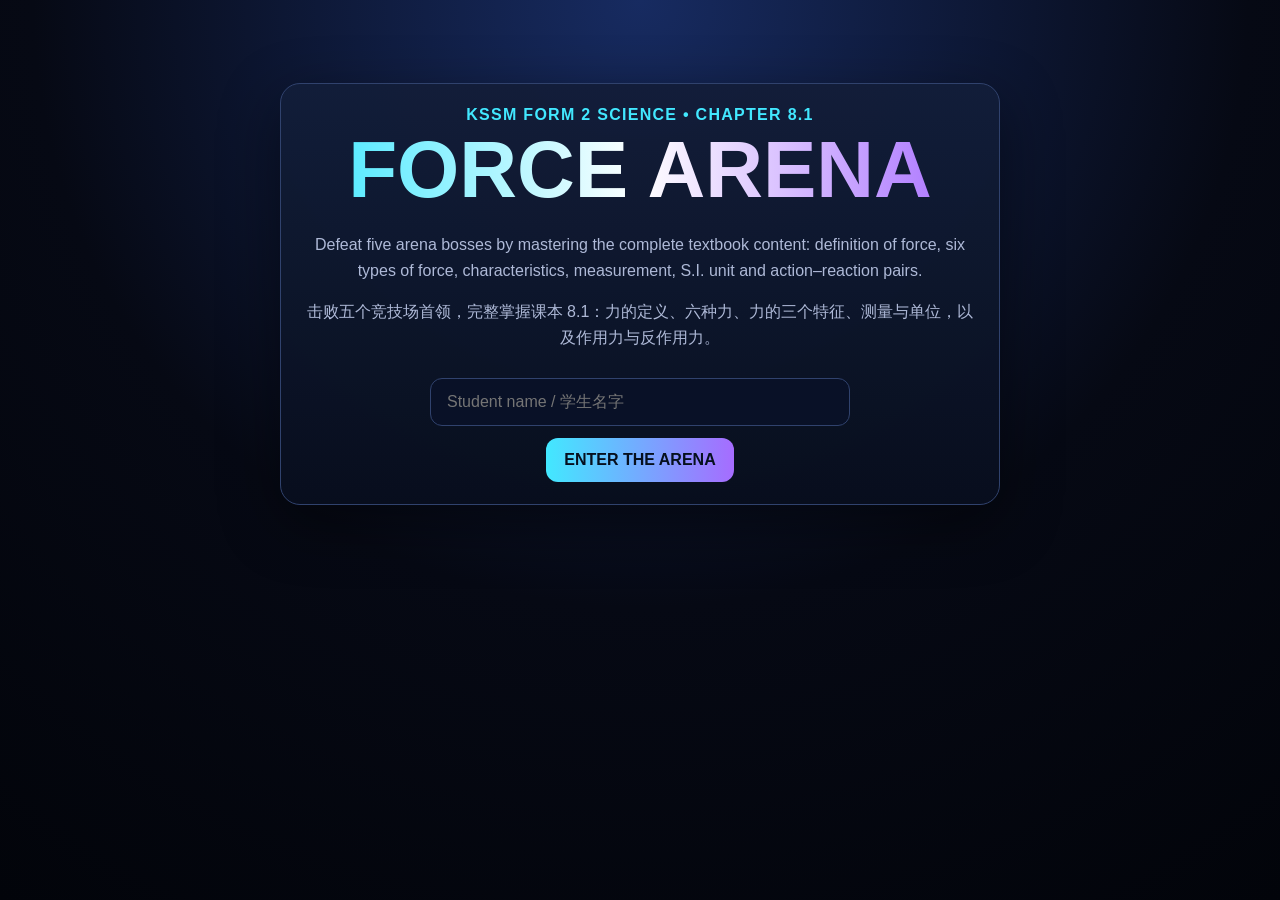
<file: index.html>
<!DOCTYPE html>
<html lang="en">
<head>
<meta charset="UTF-8"><meta name="viewport" content="width=device-width,initial-scale=1.0">
<title>Force Arena — Chapter 8.1</title>
<style>
:root{--bg:#060914;--panel:#10182d;--line:#30426d;--text:#f5f7ff;--muted:#aeb9d7;--cyan:#42e8ff;--purple:#a66cff;--gold:#ffd166;--red:#ff5470;--green:#4fe3a4}*{box-sizing:border-box}body{margin:0;font-family:Arial,sans-serif;background:radial-gradient(circle at top,#172b61,#060914 55%,#02040a);color:var(--text);min-height:100vh}button,input{font:inherit}.shell{max-width:1100px;margin:auto;padding:20px}.hidden{display:none!important}.card{background:linear-gradient(180deg,rgba(18,29,57,.97),rgba(8,14,29,.97));border:1px solid var(--line);border-radius:20px;padding:22px;box-shadow:0 18px 60px #0007}.start{max-width:720px;margin:7vh auto;text-align:center}.start h1{font-size:clamp(2.4rem,7vw,5rem);margin:0;background:linear-gradient(90deg,var(--cyan),#fff,var(--purple));-webkit-background-clip:text;color:transparent}.start p{color:var(--muted);line-height:1.6}.chapter{color:var(--cyan);font-weight:800;letter-spacing:.08em}.name{width:min(420px,100%);padding:14px 16px;border-radius:12px;border:1px solid var(--line);background:#091127;color:#fff;margin:12px 0}.primary,.secondary{padding:13px 18px;border-radius:12px;cursor:pointer;font-weight:800}.primary{border:0;background:linear-gradient(90deg,var(--cyan),var(--purple));color:#06101e}.secondary{border:1px solid var(--line);background:#111b36;color:#fff}.topbar{display:flex;justify-content:space-between;gap:12px;align-items:center;margin-bottom:14px}.brand{font-weight:900;letter-spacing:.08em}.hud{display:grid;grid-template-columns:1.2fr 1fr 1fr;gap:12px;margin-bottom:14px}.hudbox{background:#0d1630;border:1px solid var(--line);border-radius:14px;padding:12px}.label{font-size:.78rem;color:var(--muted);text-transform:uppercase;letter-spacing:.08em}.value{font-weight:800;margin-top:4px}.bar{height:12px;background:#250d19;border-radius:999px;overflow:hidden;margin-top:8px}.fill{height:100%;width:100%;background:linear-gradient(90deg,var(--red),#ff9f68);transition:.45s}.arena{position:relative;height:280px;overflow:hidden;border-radius:20px;border:1px solid var(--line);background:linear-gradient(#132a5d 0 58%,#18213c 58%);margin-bottom:14px}.stars{position:absolute;inset:0;background-image:radial-gradient(#fff 1px,transparent 1px);background-size:38px 38px;opacity:.22}.fighter{position:absolute;bottom:36px;width:150px;text-align:center;transition:.35s}.player{left:7%}.boss{right:7%}.sprite{font-size:78px;filter:drop-shadow(0 9px 10px #0008)}.fighter-name{font-weight:900}.attack{animation:attack .45s ease}.hit{animation:hit .45s ease}.shake{animation:shake .35s ease}@keyframes attack{50%{transform:translateX(110px) scale(1.08)}}@keyframes hit{25%,75%{transform:translateX(12px);filter:brightness(2)}}@keyframes shake{25%{transform:translateX(-9px)}75%{transform:translateX(9px)}}.question-grid{display:grid;grid-template-columns:1.4fr .6fr;gap:14px}.question h2{font-size:1.35rem;line-height:1.45;margin:8px 0}.cn{color:#d7def2}.answers{display:grid;grid-template-columns:1fr 1fr;gap:10px;margin-top:16px}.answer{min-height:66px;text-align:left;padding:13px;border-radius:13px;border:1px solid #31446f;background:#101b37;color:#fff;cursor:pointer}.answer:hover{border-color:var(--cyan);background:#14264a}.answer.correct{border-color:var(--green);background:#10382f}.answer.wrong{border-color:var(--red);background:#421827}.skill{border:1px solid var(--line);padding:10px;border-radius:12px;margin:8px 0;color:var(--muted)}.skill.unlocked{color:#fff;border-color:var(--gold);background:#2b2410}.feedback{margin-top:12px;padding:12px;border-radius:12px;background:#0a1228;border-left:4px solid var(--cyan);line-height:1.5}.next{margin-top:12px}.stage-banner{text-align:center;color:var(--gold);font-weight:900;margin:8px 0 14px}.result{max-width:900px;margin:30px auto}.score{font-size:3rem;font-weight:900;color:var(--gold)}.review-item{margin-top:12px;padding:16px;border:1px solid var(--line);border-radius:14px;background:#0c1530}.review-item b{color:var(--cyan)}.wrong-answer{color:#ff9eb0}.correct-answer{color:#7ff0bc}.explain{color:#d8e0f7;line-height:1.55}.controls{display:flex;gap:10px;flex-wrap:wrap;margin-top:18px}@media(max-width:760px){.hud{grid-template-columns:1fr}.question-grid{grid-template-columns:1fr}.answers{grid-template-columns:1fr}.arena{height:230px}.sprite{font-size:58px}.fighter{width:110px}.player{left:3%}.boss{right:3%}}
</style>
</head>
<body><div class="shell">
<section id="startScreen" class="start card"><div class="chapter">KSSM FORM 2 SCIENCE • CHAPTER 8.1</div><h1>FORCE ARENA</h1><p>Defeat five arena bosses by mastering the complete textbook content: definition of force, six types of force, characteristics, measurement, S.I. unit and action–reaction pairs.</p><p>击败五个竞技场首领，完整掌握课本 8.1：力的定义、六种力、力的三个特征、测量与单位，以及作用力与反作用力。</p><input id="playerName" class="name" maxlength="24" placeholder="Student name / 学生名字"><br><button id="startBtn" class="primary" type="button">ENTER THE ARENA</button></section>
<main id="gameScreen" class="hidden"><div class="topbar"><div><div class="brand">FORCE ARENA</div><div class="chapter">CHAPTER 8.1 • FORCE</div></div><div id="studentTag"></div></div><div class="hud"><div class="hudbox"><div class="label">Stage</div><div id="stageName" class="value"></div></div><div class="hudbox"><div class="label">Boss HP</div><div class="bar"><div id="bossHp" class="fill"></div></div></div><div class="hudbox"><div class="label">Score / Combo</div><div class="value"><span id="score">0</span> • <span id="combo">0</span>x</div></div></div><div id="stageBanner" class="stage-banner"></div><section class="arena"><div class="stars"></div><div id="player" class="fighter player"><div class="sprite">🛡️</div><div id="playerLabel" class="fighter-name">Guardian</div></div><div id="boss" class="fighter boss"><div id="bossSprite" class="sprite">🗿</div><div id="bossLabel" class="fighter-name">Boss</div></div></section><div class="question-grid"><section class="question card"><div class="label">Question <span id="qNumber"></span> / <span id="qTotal"></span></div><h2 id="questionEn"></h2><div id="questionCn" class="cn"></div><div id="answers" class="answers"></div><div id="feedback" class="feedback hidden" aria-live="polite"></div><button id="nextBtn" type="button" class="primary next hidden">NEXT ATTACK</button></section><aside class="card"><h3>Force Cores</h3><div id="skills"></div></aside></div></main>
<section id="resultScreen" class="result card hidden"><div class="chapter">MISSION COMPLETE</div><h1 id="resultTitle"></h1><div id="resultScore" class="score"></div><p id="resultSummary"></p><h2>Error Review / 错题复盘</h2><div id="reviewList"></div><div class="controls"><button id="retryBtn" class="primary" type="button">PLAY AGAIN</button><button id="wrongOnlyBtn" class="secondary" type="button">RETRY WRONG QUESTIONS</button></div></section>
</div><script>
const stages=[{name:'Stage 1 — Push & Pull Gate',boss:'Stone Golem',sprite:'🗿',skill:'Push–Pull Core'},{name:'Stage 2 — Six Forces Hunt',boss:'Force Chimera',sprite:'🐲',skill:'Six Forces Core'},{name:'Stage 3 — Vector Tower',boss:'Arrow Sentinel',sprite:'🤖',skill:'Characteristics Core'},{name:'Stage 4 — Newton Lab',boss:'Balance Warden',sprite:'⚙️',skill:'Measurement Core'},{name:'Stage 5 — Reaction Rift',boss:'Newton Phantom',sprite:'👻',skill:'Action–Reaction Core'}];
const questions=[
{s:0,en:'Which statement gives the textbook definition of force?',cn:'哪一句是课本中“力”的定义？',o:['Force is only a push.','Force is a pull or a push upon an object.','Force is the speed of an object.','Force is the mass of an object.'],a:1,e:'Force is a pull or a push upon an object. 力就是作用在物体上的推或拉。'},
{s:0,en:'A finger presses a light switch. Which basic action is shown?',cn:'手指按下电灯开关，属于哪一种基本动作？',o:['Pull','Push','Float','Stretch'],a:1,e:'Pressing a switch applies a push. 按开关是向物体施加推力。'},
{s:0,en:'A person opens a can by lifting its ring. Which basic action is shown?',cn:'拉起罐头拉环开罐，属于哪一种基本动作？',o:['Pull','Push','Weight','Normal force'],a:0,e:'The ring is pulled upward. 拉环被向上拉，因此是 pull。'},
{s:0,en:'Why are daily activities such as opening a door and lifting an object related to force?',cn:'为什么开门和提起物体等日常活动都与力有关？',o:['They always produce light.','They involve a push or a pull.','They reduce mass.','They change temperature.'],a:1,e:'Daily actions commonly involve pushing or pulling objects. 日常动作通常包含推或拉。'},
{s:0,en:'A ball is thrown upward and later falls back. Which force pulls it toward Earth?',cn:'球被抛向上后又落回地面，是哪一种力把它拉向地球？',o:['Elastic force','Normal force','Gravitational force','Frictional force'],a:2,e:'Gravitational force points toward the centre of Earth. 重力指向地球中心。'},
{s:1,en:'Which force resists movement between two surfaces in contact?',cn:'哪一种力会阻碍两个接触表面之间的运动？',o:['Buoyant force','Frictional force','Weight','Elastic force'],a:1,e:'Frictional force resists motion and acts opposite to the direction of motion. 摩擦力阻碍运动，方向与运动方向相反。'},
{s:1,en:'A wooden block is harder to push on sandpaper than on a smooth table. Why?',cn:'木块在砂纸上比在光滑桌面更难推动，为什么？',o:['Sandpaper produces greater friction.','Sandpaper removes weight.','The normal force disappears.','The block has less mass.'],a:0,e:'A rougher surface produces greater frictional force. 表面越粗糙，摩擦力越大。'},
{s:1,en:'Which force exists when a spring is stretched or compressed?',cn:'弹簧被拉长或压缩时会产生哪一种力？',o:['Elastic force','Gravitational force','Buoyant force','Normal force'],a:0,e:'Elastic force exists when a material is stretched or compressed. 材料被拉长或压缩时会产生弹力。'},
{s:1,en:'A wooden block released under water rises to the surface. Which force pushes it upward?',cn:'木块在水下放手后上升到水面，哪一种力把它向上推？',o:['Weight','Frictional force','Buoyant force','Gravitational force'],a:2,e:'Buoyant force is the upward thrust exerted by a fluid. 浮力是流体对物体产生的向上推力。'},
{s:1,en:'Which statement correctly distinguishes weight from gravitational force?',cn:'哪一句正确说明重量与重力的关系？',o:['Weight is the gravitational force acting on an object.','Weight is the same as mass.','Weight acts upward.','Gravitational force exists only in water.'],a:0,e:'Weight is defined as the gravitational force acting on an object. 重量是作用在物体上的重力。'},
{s:2,en:'Which set lists all three characteristics of force?',cn:'哪一组选项列出力的三个特征？',o:['Mass, volume, density','Magnitude, direction, point of application','Speed, time, distance','Push, pull, weight'],a:1,e:'Force has magnitude, direction and point of application. 力具有大小、方向和作用点。'},
{s:2,en:'In a force arrow, what does the arrowhead mainly show?',cn:'在力的箭头中，箭头主要表示什么？',o:['Magnitude','Direction','Mass','Surface area'],a:1,e:'The arrowhead shows the direction in which the force acts. 箭头指向表示力的方向。'},
{s:2,en:'A box is pushed with 10 N. What does “10 N” describe?',cn:'箱子受到 10 N 的推力，“10 N”表示什么？',o:['Point of application','Direction','Magnitude of force','Mass of the box'],a:2,e:'The numerical value describes the magnitude or strength of the force. 数值表示力的大小。'},
{s:2,en:'When a hammer removes a nail, where is the point of application of force?',cn:'锤子拔钉时，力的作用点在哪里？',o:['At the hammer head where force is concentrated','At the end of the table','At Earth’s centre','Anywhere on the handle'],a:0,e:'The point of application is the area where the applied force is concentrated. 作用点是力集中施加的位置。'},
{s:2,en:'A force arrow points left, but the answer says the force acts right. What is wrong?',cn:'力箭头向左，但答案说力向右，错在哪里？',o:['Magnitude is wrong.','Direction is inconsistent with the arrow.','Unit must be kg.','Force has no direction.'],a:1,e:'Force has direction; the written direction must match the arrow. 力有方向，文字必须与箭头一致。'},
{s:3,en:'Which instrument is used to measure force?',cn:'用什么仪器测量力？',o:['Metre rule','Thermometer','Spring balance','Measuring cylinder'],a:2,e:'Force is measured using a spring balance. 力使用弹簧秤测量。'},
{s:3,en:'What is the S.I. unit of force?',cn:'力的国际单位是什么？',o:['kilogram (kg)','newton (N)','pascal (Pa)','metre (m)'],a:1,e:'The S.I. unit of force is newton, symbol N. 力的国际单位是牛顿，符号 N。'},
{s:3,en:'On Earth, an object with a mass of 1 kg has a weight of approximately…',cn:'在地球上，质量为 1 kg 的物体重量约为多少？',o:['1 N','5 N','10 N','100 N'],a:2,e:'The textbook relationship is 1 kg → 10 N. 课本关系：1 kg 的物体重量约为 10 N。'},
{s:3,en:'What happens to a spring balance reading when more identical weights are added?',cn:'增加相同的重物后，弹簧秤读数会怎样？',o:['It decreases.','It stays unchanged.','It increases.','It becomes zero.'],a:2,e:'More weights produce a greater total force, so the reading increases. 重物越多，总力越大，读数越高。'},
{s:3,en:'Why is the spring balance reading higher when a block is pulled across sandpaper?',cn:'为什么木块在砂纸上被拉动时，弹簧秤读数更高？',o:['The block becomes heavier.','Sandpaper produces greater frictional force.','The balance measures temperature.','Buoyant force increases.'],a:1,e:'Greater friction requires a greater pulling force. 摩擦力越大，需要更大的拉力。'},
{s:4,en:'State Newton’s Third Law correctly.',cn:'正确写出牛顿第三定律。',o:['Every force causes acceleration only.','For every action force, there is a reaction force of the same magnitude but opposite direction.','Action and reaction act in the same direction.','Reaction force is always smaller.'],a:1,e:'Action and reaction forces have the same magnitude and opposite directions. 作用力与反作用力大小相同、方向相反。'},
{s:4,en:'A book remains stationary on a table. Which two forces are involved?',cn:'书静止在桌面上，涉及哪两种力？',o:['Weight downward and normal force upward','Friction upward and weight downward','Buoyant force downward and normal force upward','Elastic force and friction'],a:0,e:'Weight acts downward while the table exerts an equal upward normal force. 重量向下，桌面支持力向上。'},
{s:4,en:'A wooden block floats steadily on water. Which condition is correct?',cn:'木块稳定漂浮时，哪一个条件正确？',o:['Weight is greater than buoyant force.','Buoyant force equals weight and acts upward.','Both forces act downward.','There is no gravitational force.'],a:1,e:'For steady floating, buoyant force upward equals weight downward. 稳定漂浮时，向上的浮力等于向下的重量。'},
{s:4,en:'Two trolleys are released from a compressed spring between them. What happens?',cn:'两辆小车之间的压缩弹簧被释放后，会怎样？',o:['Both move in the same direction.','Only one experiences force.','They move in opposite directions due to an action–reaction pair.','They remain stationary.'],a:2,e:'Each trolley exerts an equal and opposite force on the other, so they move apart. 两车互相施加大小相同、方向相反的力。'},
{s:4,en:'A footballer kicks a ball. Which pair represents action and reaction?',cn:'足球员踢球时，哪一组表示作用力与反作用力？',o:['Foot pushes ball; ball pushes foot in the opposite direction.','Foot pushes ball; gravity pushes upward.','Ball moves; ground disappears.','Foot and ball push in the same direction.'],a:0,e:'The foot pushes the ball, and the ball pushes the foot with an equal opposite force. 脚推球，球也以大小相同、方向相反的力推脚。'}];
let pool=[...questions],index=0,score=0,combo=0,wrong=[],locked=false,currentStage=-1;const $=id=>document.getElementById(id);
function start(customPool){const name=$('playerName').value.trim()||localStorage.getItem('forceArenaName')||'Guardian';localStorage.setItem('forceArenaName',name);pool=customPool||[...questions];index=0;score=0;combo=0;wrong=[];locked=false;currentStage=-1;$('playerLabel').textContent=name;$('studentTag').textContent=name;$('startScreen').classList.add('hidden');$('resultScreen').classList.add('hidden');$('gameScreen').classList.remove('hidden');renderSkills();loadQuestion()}
function renderSkills(){$('skills').innerHTML=stages.map((x,i)=>`<div class="skill ${i<currentStage?'unlocked':''}">${i<currentStage?'✓ ':''}${x.skill}</div>`).join('')}
function loadQuestion(){locked=false;$('feedback').classList.add('hidden');$('nextBtn').classList.add('hidden');if(index>=pool.length){finish();return}const q=pool[index],st=q.s;if(st!==currentStage){currentStage=st;$('stageBanner').textContent=stages[st].name;$('bossLabel').textContent=stages[st].boss;$('bossSprite').textContent=stages[st].sprite;renderSkills()}$('stageName').textContent=stages[st].name;$('qNumber').textContent=index+1;$('qTotal').textContent=pool.length;$('questionEn').textContent=q.en;$('questionCn').textContent=q.cn;$('score').textContent=score;$('combo').textContent=combo;const stageQs=pool.filter(x=>x.s===st),answered=pool.slice(0,index).filter(x=>x.s===st).length;$('bossHp').style.width=`${Math.max(0,100-(answered/stageQs.length)*100)}%`;$('answers').innerHTML='';q.o.forEach((opt,i)=>{const b=document.createElement('button');b.type='button';b.className='answer';b.innerHTML=`<b>${String.fromCharCode(65+i)}.</b> ${opt}`;b.addEventListener('click',()=>answer(i,b));$('answers').appendChild(b)})}
function answer(choice,button){if(locked)return;locked=true;const q=pool[index],buttons=[...document.querySelectorAll('.answer')];buttons.forEach((b,i)=>{b.disabled=true;if(i===q.a)b.classList.add('correct')});if(choice===q.a){combo++;score+=100+Math.min(combo,10)*10;$('feedback').innerHTML=`<b>Critical hit!</b><br>${q.e}`;$('player').classList.add('attack');$('boss').classList.add('hit');setTimeout(()=>{$('player').classList.remove('attack');$('boss').classList.remove('hit')},500)}else{combo=0;button.classList.add('wrong');wrong.push({...q,chosen:choice});$('feedback').innerHTML=`<b>Boss counterattack.</b><br>Correct answer: <b>${q.o[q.a]}</b><br>${q.e}`;$('boss').classList.add('attack');$('player').classList.add('shake');setTimeout(()=>{$('boss').classList.remove('attack');$('player').classList.remove('shake')},500)}$('score').textContent=score;$('combo').textContent=combo;$('feedback').classList.remove('hidden');$('nextBtn').classList.remove('hidden')}
function finish(){$('gameScreen').classList.add('hidden');$('resultScreen').classList.remove('hidden');const total=pool.length,correct=total-wrong.length,pct=Math.round(correct/total*100);$('resultTitle').textContent=pct>=90?'FORCE MASTER':pct>=70?'ARENA CLEARED':'TRAINING REQUIRED';$('resultScore').textContent=`${correct}/${total} • ${pct}%`;$('resultSummary').textContent=pct>=90?'Excellent. You have mastered the key knowledge in textbook Section 8.1.':pct>=70?'Good foundation. Review the errors below before challenging the arena again.':'Important concepts are still unstable. Study each explanation below and retry the wrong questions.';$('reviewList').innerHTML=wrong.length?wrong.map((q,i)=>`<article class="review-item"><div class="label">Error ${i+1}</div><p><b>${q.en}</b><br>${q.cn}</p><p class="wrong-answer">Your answer: ${q.o[q.chosen]}</p><p class="correct-answer">Correct answer: ${q.o[q.a]}</p><p class="explain">${q.e}</p></article>`).join(''):'<div class="review-item"><b>Perfect clear.</b><p>No wrong answers. 全部正确，没有错题。</p></div>';$('wrongOnlyBtn').disabled=wrong.length===0;window.scrollTo({top:0,behavior:'smooth'})}
$('startBtn').addEventListener('click',()=>start());$('nextBtn').addEventListener('click',()=>{index++;loadQuestion()});$('retryBtn').addEventListener('click',()=>start());$('wrongOnlyBtn').addEventListener('click',()=>{const retry=wrong.map(x=>questions.find(q=>q.en===x.en));start(retry)});$('playerName').value=localStorage.getItem('forceArenaName')||'';$('playerName').addEventListener('keydown',e=>{if(e.key==='Enter')start()});
</script></body></html>
</file>
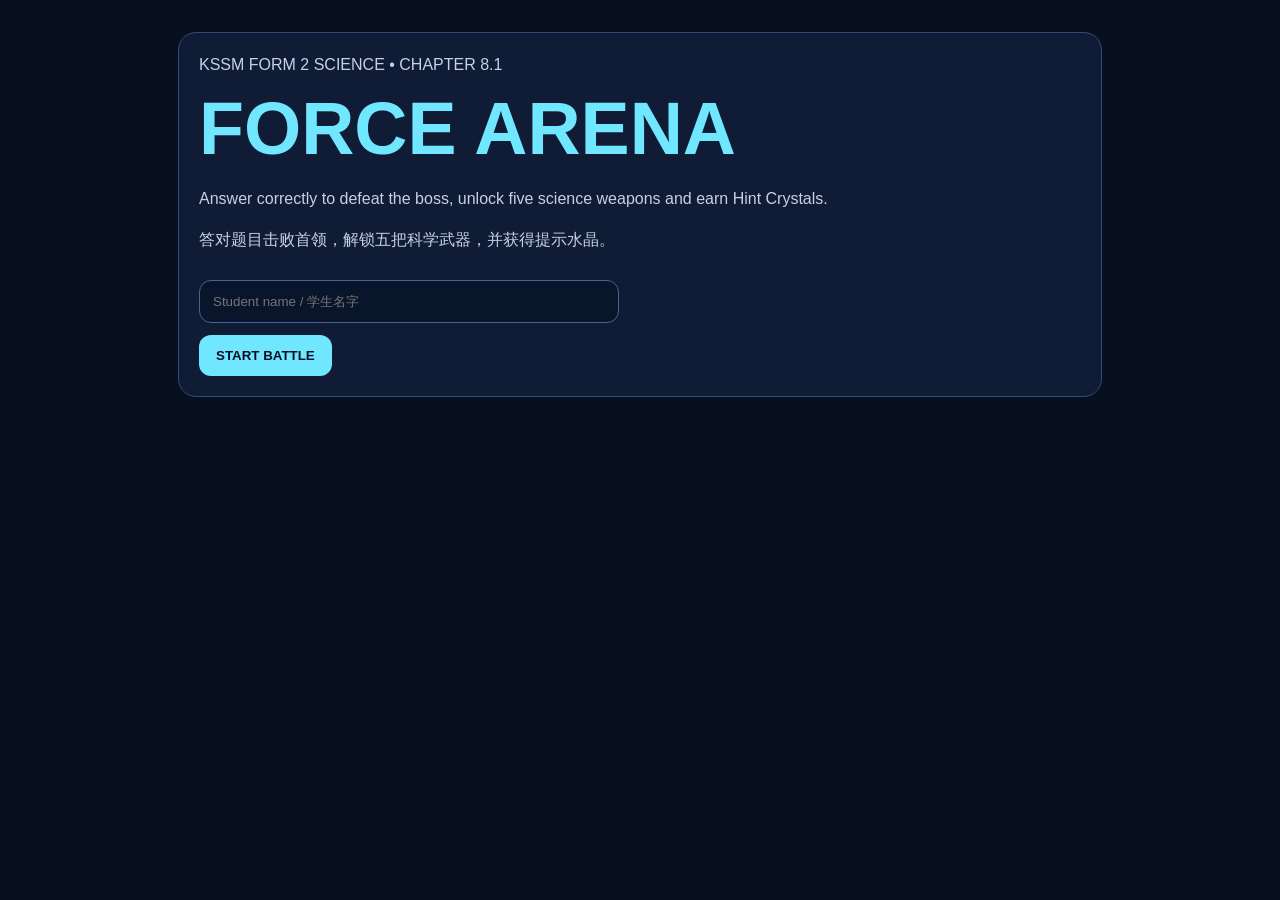
<file: force-arena/index.html>
<!doctype html>
<html lang="en">
<head>
<meta charset="utf-8">
<meta name="viewport" content="width=device-width,initial-scale=1">
<title>Force Arena 8.1</title>
<style>
*{box-sizing:border-box}body{margin:0;font-family:Arial,sans-serif;background:#07101f;color:#f7f9ff;min-height:100vh}.wrap{max-width:960px;margin:auto;padding:18px}.panel{background:#101c35;border:1px solid #334a78;border-radius:18px;padding:20px;margin:14px 0}.hidden{display:none!important}.title{font-size:clamp(2.2rem,8vw,4.6rem);margin:8px 0;color:#70e7ff}.sub{color:#c6d0e6;line-height:1.55}.btn{border:0;border-radius:12px;padding:13px 17px;font-weight:800;cursor:pointer;background:#70e7ff;color:#07101f}.btn:disabled{opacity:.45;cursor:not-allowed}.btn2{border:1px solid #4b6392;border-radius:12px;padding:12px 16px;font-weight:700;cursor:pointer;background:#172746;color:white}.name{width:100%;max-width:420px;padding:13px;border-radius:12px;border:1px solid #4b6392;background:#09152b;color:white;margin:12px 0}.hud{display:grid;grid-template-columns:repeat(6,1fr);gap:9px}.stat{background:#0b162c;border:1px solid #2d426e;border-radius:12px;padding:10px}.label{font-size:.75rem;color:#9fb0d0}.value{font-weight:800;margin-top:3px}.arena{height:230px;border-radius:18px;border:1px solid #334a78;background:linear-gradient(#173467 0 62%,#202b43 62%);display:flex;align-items:flex-end;justify-content:space-between;padding:25px 9%;overflow:hidden;position:relative}.fighter{text-align:center;font-weight:800;transition:.3s}.sprite{font-size:70px}.attack{animation:attack .42s ease}.hit{animation:hit .42s ease}@keyframes attack{50%{transform:translateX(95px) scale(1.12)}}@keyframes hit{25%,75%{transform:translateX(10px);filter:brightness(2)}}.bossbar{height:12px;border-radius:999px;background:#3a1321;overflow:hidden}.bossfill{height:100%;background:#ff5874;transition:.35s}.answers{display:grid;grid-template-columns:1fr 1fr;gap:10px;margin-top:14px}.ans{padding:13px;text-align:left;border-radius:12px;border:1px solid #3b5181;background:#142440;color:white;cursor:pointer;min-height:62px}.ans:hover{border-color:#70e7ff}.ans.ok{background:#123d31;border-color:#4fe2a1}.ans.bad{background:#4a1928;border-color:#ff6980}.ans.eliminated{opacity:.28;text-decoration:line-through;pointer-events:none}.feedback{margin-top:12px;padding:12px;border-left:4px solid #70e7ff;background:#09162d;border-radius:10px;line-height:1.5}.review{border:1px solid #334a78;border-radius:12px;padding:13px;margin:10px 0;background:#0b172e}.wrong{color:#ff93a5}.correct{color:#72efb9}.row{display:flex;gap:10px;flex-wrap:wrap;margin-top:15px}.inventory{display:grid;grid-template-columns:repeat(5,1fr);gap:8px}.weapon{border:1px solid #334a78;background:#0b172e;border-radius:12px;padding:10px;text-align:center;opacity:.35}.weapon.unlocked{opacity:1;border-color:#ffd166;background:#2a2410}.weapon .icon{font-size:30px}.hintbox{margin-top:10px;padding:10px;border-radius:10px;background:#241c3c;border:1px solid #6c56a7;color:#e8ddff}.reward{position:absolute;left:50%;top:20px;transform:translateX(-50%);background:#2a2410;border:1px solid #ffd166;border-radius:14px;padding:10px 16px;font-weight:800;color:#ffe79a;animation:pop 1.2s ease both}@keyframes pop{0%{opacity:0;transform:translate(-50%,-12px) scale(.8)}25%,75%{opacity:1;transform:translate(-50%,0) scale(1)}100%{opacity:0;transform:translate(-50%,-8px) scale(.9)}}@media(max-width:760px){.hud{grid-template-columns:1fr 1fr 1fr}.answers{grid-template-columns:1fr}.inventory{grid-template-columns:repeat(2,1fr)}.arena{height:190px}.sprite{font-size:54px}}
</style>
</head>
<body>
<div class="wrap">
<section id="start" class="panel">
<div class="sub">KSSM FORM 2 SCIENCE • CHAPTER 8.1</div>
<h1 class="title">FORCE ARENA</h1>
<p class="sub">Answer correctly to defeat the boss, unlock five science weapons and earn Hint Crystals.</p>
<p class="sub">答对题目击败首领，解锁五把科学武器，并获得提示水晶。</p>
<input id="name" class="name" placeholder="Student name / 学生名字" maxlength="24"><br>
<button id="startBtn" class="btn">START BATTLE</button>
</section>
<section id="game" class="hidden">
<div class="hud">
<div class="stat"><div class="label">PLAYER</div><div id="playerName" class="value">-</div></div>
<div class="stat"><div class="label">QUESTION</div><div id="progress" class="value">1/25</div></div>
<div class="stat"><div class="label">SCORE</div><div id="score" class="value">0</div></div>
<div class="stat"><div class="label">COMBO</div><div id="combo" class="value">0×</div></div>
<div class="stat"><div class="label">HINTS</div><div id="hints" class="value">2</div></div>
<div class="stat"><div class="label">WEAPON</div><div id="weaponName" class="value">Shield</div></div>
</div>
<div class="panel"><div class="label">BOSS HP</div><div class="bossbar"><div id="bossFill" class="bossfill" style="width:100%"></div></div></div>
<div class="arena"><div id="reward" class="reward hidden"></div><div id="hero" class="fighter"><div id="heroSprite" class="sprite">🛡️</div><div>Force Guardian</div></div><div id="boss" class="fighter"><div class="sprite">🗿</div><div>Newton Golem</div></div></div>
<div class="panel"><div class="label">WEAPON COLLECTION / 武器收藏</div><div id="inventory" class="inventory"></div></div>
<div class="panel">
<div class="label">QUESTION</div><h2 id="qEn"></h2><p id="qCn" class="sub"></p>
<div class="row"><button id="hintBtn" class="btn2">USE HINT CRYSTAL</button></div>
<div id="hintBox" class="hintbox hidden"></div>
<div id="answers" class="answers"></div>
<div id="feedback" class="feedback hidden"></div>
<button id="nextBtn" class="btn hidden" style="margin-top:12px">NEXT ATTACK</button>
</div>
</section>
<section id="result" class="panel hidden">
<div class="sub">MISSION COMPLETE</div><h1 id="resultTitle"></h1><h2 id="resultScore" class="title" style="font-size:3rem"></h2><p id="summary" class="sub"></p>
<h2>Weapons Collected / 已获得武器</h2><div id="resultWeapons" class="inventory"></div>
<h2>Error Review / 错题复盘</h2><div id="review"></div>
<div class="row"><button id="again" class="btn">PLAY AGAIN</button><button id="wrongOnly" class="btn2">RETRY WRONG QUESTIONS</button></div>
</section>
</div>
<script>
const bank=[
{en:'Which statement is the textbook definition of force?',cn:'哪一句是课本对力的定义？',o:['Force is only a push.','Force is a pull or a push upon an object.','Force is the speed of an object.','Force is mass.'],a:1,h:'Look for the answer containing both push and pull. 找出同时包含“推”和“拉”的答案。',e:'Force is a pull or a push upon an object. 力是作用在物体上的推或拉。'},
{en:'Pressing a light switch is an example of...',cn:'按下电灯开关属于……',o:['Pull','Push','Float','Stretch'],a:1,h:'Your finger moves the switch away from you. 手指把开关往前按。',e:'Pressing applies a push. 按下开关是推。'},
{en:'Lifting the ring of a can is an example of...',cn:'拉起罐头拉环属于……',o:['Pull','Push','Weight','Normal force'],a:0,h:'The ring moves towards your hand. 拉环朝手的方向移动。',e:'The ring is pulled upward. 拉环被向上拉，因此是 pull。'},
{en:'A ball thrown upward falls back because of...',cn:'球向上抛后落回地面，是因为……',o:['Elastic force','Normal force','Gravitational force','Frictional force'],a:2,h:'Which force points towards the centre of Earth? 哪一种力指向地球中心？',e:'Gravitational force points toward the centre of Earth. 重力指向地球中心。'},
{en:'Which force resists motion between touching surfaces?',cn:'哪一种力阻碍接触表面之间的运动？',o:['Buoyant force','Frictional force','Weight','Elastic force'],a:1,h:'Think of rough surfaces slowing an object. 想想粗糙表面为何让物体减速。',e:'Frictional force resists motion and acts opposite to motion. 摩擦力阻碍运动，方向与运动相反。'},
{en:'Why is a block harder to push on sandpaper?',cn:'为什么木块在砂纸上更难推动？',o:['Greater friction','Less weight','No normal force','Less mass'],a:0,h:'Sandpaper is rougher than a table. 砂纸比桌面粗糙。',e:'A rough surface produces greater friction. 粗糙表面产生较大的摩擦力。'},
{en:'Which force exists when a spring is stretched or compressed?',cn:'弹簧被拉长或压缩时产生哪一种力？',o:['Elastic force','Gravity','Buoyant force','Normal force'],a:0,h:'Think of a rubber band returning to its original shape. 想想橡皮筋恢复原状。',e:'Stretching or compressing an elastic material produces elastic force. 拉长或压缩会产生弹力。'},
{en:'A wooden block released under water rises because of...',cn:'水下木块放手后上升，是因为……',o:['Weight','Friction','Buoyant force','Gravity'],a:2,h:'Which force from a fluid acts upward? 哪一种来自流体的力向上作用？',e:'Buoyant force is an upward thrust from a fluid. 浮力是流体向上的推力。'},
{en:'Weight is...',cn:'重量是……',o:['the gravitational force acting on an object','the same as mass','an upward force','present only in water'],a:0,h:'Weight is related directly to gravity. 重量与重力直接相关。',e:'Weight is the gravitational force acting on an object. 重量是作用在物体上的重力。'},
{en:'Normal force is produced when...',cn:'支持力在什么时候产生？',o:['an object contacts a surface','an object floats','a spring stretches','an object falls'],a:0,h:'Think of a book resting on a table. 想想书放在桌上。',e:'A surface exerts normal force on an object in contact with it. 物体接触表面时，表面产生支持力。'},
{en:'Which are the three characteristics of force?',cn:'力的三个特征是什么？',o:['Mass, volume, density','Magnitude, direction, point of application','Speed, time, distance','Push, pull, weight'],a:1,h:'Think: how big, which way, and where applied. 想想：多大、往哪里、作用在哪里。',e:'Force has magnitude, direction and point of application. 力有大小、方向和作用点。'},
{en:'In a force arrow, the arrowhead shows...',cn:'力箭头的箭头方向表示……',o:['Magnitude','Direction','Mass','Area'],a:1,h:'The arrow points somewhere. 箭头会指向某个方向。',e:'The arrowhead shows the direction of force. 箭头指向表示力的方向。'},
{en:'What does 10 N describe?',cn:'10 N 表示什么？',o:['Point of application','Direction','Magnitude of force','Mass'],a:2,h:'10 N tells how strong the force is. 10 N 表示这股力有多强。',e:'10 N is the magnitude or strength of the force. 10 N 表示力的大小。'},
{en:'The point of application is...',cn:'作用点是……',o:['where the force is applied','the mass of the object','the direction only','the centre of Earth'],a:0,h:'Where does the hand touch the object? 手在哪里接触物体？',e:'It is the exact place where force is applied. 作用点就是力施加的位置。'},
{en:'Which instrument measures force?',cn:'哪一种仪器用来测量力？',o:['Metre rule','Spring balance','Thermometer','Stopwatch'],a:1,h:'It works by spring extension. 它根据弹簧伸长原理运作。',e:'Force is measured using a spring balance. 力使用弹簧秤测量。'},
{en:'What is the S.I. unit of force?',cn:'力的国际单位是什么？',o:['kg','Pa','N','m'],a:2,h:'The unit is named after Sir Isaac Newton. 单位以牛顿命名。',e:'The S.I. unit is newton, symbol N. 国际单位是牛顿，符号 N。'},
{en:'On Earth, a mass of 1 kg has a weight of approximately...',cn:'在地球上，1 kg 物体的重量约为……',o:['1 N','5 N','10 N','100 N'],a:2,h:'Remember: 100 g is about 1 N. 记住：100 g 约等于 1 N。',e:'1 kg has a weight of approximately 10 N. 1 kg 约等于 10 N。'},
{en:'What happens to a spring balance reading when more weights are added?',cn:'增加重物后，弹簧秤读数会怎样？',o:['Decrease','Increase','Stay zero','Disappear'],a:1,h:'More weight produces a larger downward force. 重物越多，向下的力越大。',e:'More weight produces a greater force, so the reading increases. 重量增加，力增大，读数上升。'},
{en:"Newton's Third Law states that action and reaction forces have...",cn:'牛顿第三定律说明作用力与反作用力……',o:['different magnitudes and same direction','same magnitude and opposite directions','same direction only','no relationship'],a:1,h:'Remember: same size, opposite way. 记住：大小相同，方向相反。',e:'They have the same magnitude but opposite directions. 大小相同，方向相反。'},
{en:'A book remains on a table because...',cn:'书静止在桌上，是因为……',o:['weight equals normal force','weight disappears','friction points up','gravity stops'],a:0,h:'One force acts down and one acts up, with equal size. 一股力向下，一股力向上，而且大小相同。',e:'Downward weight equals upward normal force. 向下重量与向上支持力大小相等。'},
{en:'A wooden block floats when...',cn:'木块漂浮时……',o:['buoyant force equals weight','weight is zero','normal force is larger','friction is maximum'],a:0,h:'For a floating object, upward and downward forces balance. 漂浮时上下两股力平衡。',e:'The upward buoyant force equals the downward weight. 向上浮力等于向下重量。'},
{en:'When two spring-loaded trolleys separate, they move...',cn:'两辆弹簧小车分开时会……',o:['in the same direction','in opposite directions','only one moves','upward'],a:1,h:'Action and reaction point opposite ways. 作用力和反作用力方向相反。',e:'Action and reaction forces push them in opposite directions. 作用力与反作用力使它们向相反方向移动。'},
{en:'A bicycle moving on a rough surface mainly experiences...',cn:'脚踏车在粗糙表面运动时主要受到……',o:['Frictional force','Elastic force','Buoyant force','No force'],a:0,h:'Rough surfaces oppose motion. 粗糙表面会阻碍运动。',e:'The rough surface produces frictional force. 粗糙表面产生摩擦力。'},
{en:'A hot-air balloon floating in air is supported mainly by...',cn:'热气球漂浮在空气中主要受到……',o:['Buoyant force','Friction','Weight only','Elastic force'],a:0,h:'Air is also a fluid and can provide upthrust. 空气也是流体，会产生向上推力。',e:'Air exerts an upward buoyant force. 空气产生向上的浮力。'},
{en:'When a player kicks a football, the reaction force acts...',cn:'球员踢足球时，反作用力作用在……',o:['the player’s foot in the opposite direction','the ball only','Earth only','nowhere'],a:0,h:'The foot pushes the ball, so the ball pushes back on what? 脚推球，球会反推什么？',e:'The foot pushes the ball, and the ball pushes the foot back. 脚推球，球也以相反方向推脚。'}
];
const weapons=[
{name:'Gravity Hammer',cn:'重力战锤',icon:'🔨',need:5,bonus:20},
{name:'Friction Blaster',cn:'摩擦爆破枪',icon:'🔫',need:10,bonus:30},
{name:'Elastic Bow',cn:'弹力弓',icon:'🏹',need:15,bonus:40},
{name:'Buoyant Spear',cn:'浮力长矛',icon:'🔱',need:20,bonus:50},
{name:'Newton Blade',cn:'牛顿之刃',icon:'⚔️',need:25,bonus:80}
];
let questions=[],i=0,score=0,combo=0,wrong=[],locked=false,hints=2,correctCount=0,unlocked=[];
const $=id=>document.getElementById(id);
function drawInventory(target='inventory'){const box=$(target);box.innerHTML='';weapons.forEach((w,n)=>{const d=document.createElement('div');d.className='weapon '+(unlocked.includes(n)?'unlocked':'');d.innerHTML=`<div class="icon">${w.icon}</div><b>${w.name}</b><div class="label">${w.cn}</div><div class="label">Unlock: ${w.need} correct</div>`;box.appendChild(d)})}
function begin(list=bank){questions=[...list];i=0;score=0;combo=0;wrong=[];hints=2;correctCount=0;unlocked=[];$('start').classList.add('hidden');$('result').classList.add('hidden');$('game').classList.remove('hidden');$('playerName').textContent=$('name').value.trim()||'Guardian';drawInventory();render()}
function render(){locked=false;const q=questions[i];$('progress').textContent=`${i+1}/${questions.length}`;$('score').textContent=score;$('combo').textContent=combo+'×';$('hints').textContent=hints;$('bossFill').style.width=(100-(i/questions.length*100))+'%';$('qEn').textContent=q.en;$('qCn').textContent=q.cn;$('feedback').classList.add('hidden');$('nextBtn').classList.add('hidden');$('hintBox').classList.add('hidden');$('hintBtn').disabled=hints<=0;$('answers').innerHTML='';q.o.forEach((x,n)=>{const b=document.createElement('button');b.className='ans';b.dataset.index=n;b.textContent=String.fromCharCode(65+n)+'. '+x;b.addEventListener('click',()=>answer(n,b));$('answers').appendChild(b)})}
function useHint(){if(locked||hints<=0)return;hints--;$('hints').textContent=hints;const q=questions[i];$('hintBox').textContent='Hint: '+q.h;$('hintBox').classList.remove('hidden');const wrongIndexes=q.o.map((_,n)=>n).filter(n=>n!==q.a).sort(()=>Math.random()-.5).slice(0,2);[...$('answers').children].forEach((b,n)=>{if(wrongIndexes.includes(n))b.classList.add('eliminated')});$('hintBtn').disabled=true}
function unlockWeapon(){weapons.forEach((w,n)=>{if(correctCount>=w.need&&!unlocked.includes(n)){unlocked.push(n);hints++;$('hints').textContent=hints;$('heroSprite').textContent=w.icon;$('weaponName').textContent=w.name;$('reward').textContent=`WEAPON UNLOCKED: ${w.icon} ${w.name} +1 Hint Crystal`;$('reward').classList.remove('hidden');setTimeout(()=>$('reward').classList.add('hidden'),1200);drawInventory()}})}
function answer(n,b){if(locked)return;locked=true;const q=questions[i];const buttons=[...$('answers').children];buttons.forEach(x=>x.disabled=true);buttons[q.a].classList.add('ok');if(n===q.a){combo++;correctCount++;unlockWeapon();const current=unlocked.length?weapons[unlocked[unlocked.length-1]]:null;const bonus=current?current.bonus:0;score+=100+combo*10+bonus;$('hero').classList.add('attack');$('boss').classList.add('hit');setTimeout(()=>{$('hero').classList.remove('attack');$('boss').classList.remove('hit')},450);$('feedback').innerHTML=`<b>Correct!</b> ${q.e}<br>Weapon bonus: +${bonus}`;}else{combo=0;b.classList.add('bad');wrong.push({q,chosen:n});$('feedback').innerHTML=`<b>Not correct.</b> ${q.e}`;}$('score').textContent=score;$('combo').textContent=combo+'×';$('feedback').classList.remove('hidden');$('nextBtn').classList.remove('hidden')}
function next(){i++;if(i>=questions.length)finish();else render()}
function finish(){$('game').classList.add('hidden');$('result').classList.remove('hidden');const pct=Math.round((questions.length-wrong.length)/questions.length*100);$('resultTitle').textContent=pct>=80?'FORCE MASTER':'MISSION FINISHED';$('resultScore').textContent=pct+'%';$('summary').textContent=`Correct: ${questions.length-wrong.length}/${questions.length} • Score: ${score} • Weapons: ${unlocked.length}/5`;drawInventory('resultWeapons');$('review').innerHTML=wrong.length?'':'<p>Perfect run. No wrong answers. 全部答对。</p>';wrong.forEach((x,k)=>{const d=document.createElement('div');d.className='review';d.innerHTML=`<b>${k+1}. ${x.q.en}</b><div class="sub">${x.q.cn}</div><p class="wrong">Your answer: ${x.q.o[x.chosen]}</p><p class="correct">Correct answer: ${x.q.o[x.q.a]}</p><p>${x.q.e}</p>`;$('review').appendChild(d)});$('wrongOnly').disabled=!wrong.length}
$('startBtn').addEventListener('click',()=>begin());$('nextBtn').addEventListener('click',next);$('hintBtn').addEventListener('click',useHint);$('again').addEventListener('click',()=>begin());$('wrongOnly').addEventListener('click',()=>{const list=wrong.map(x=>x.q);begin(list)});
drawInventory();
</script>
</body>
</html>
</file>
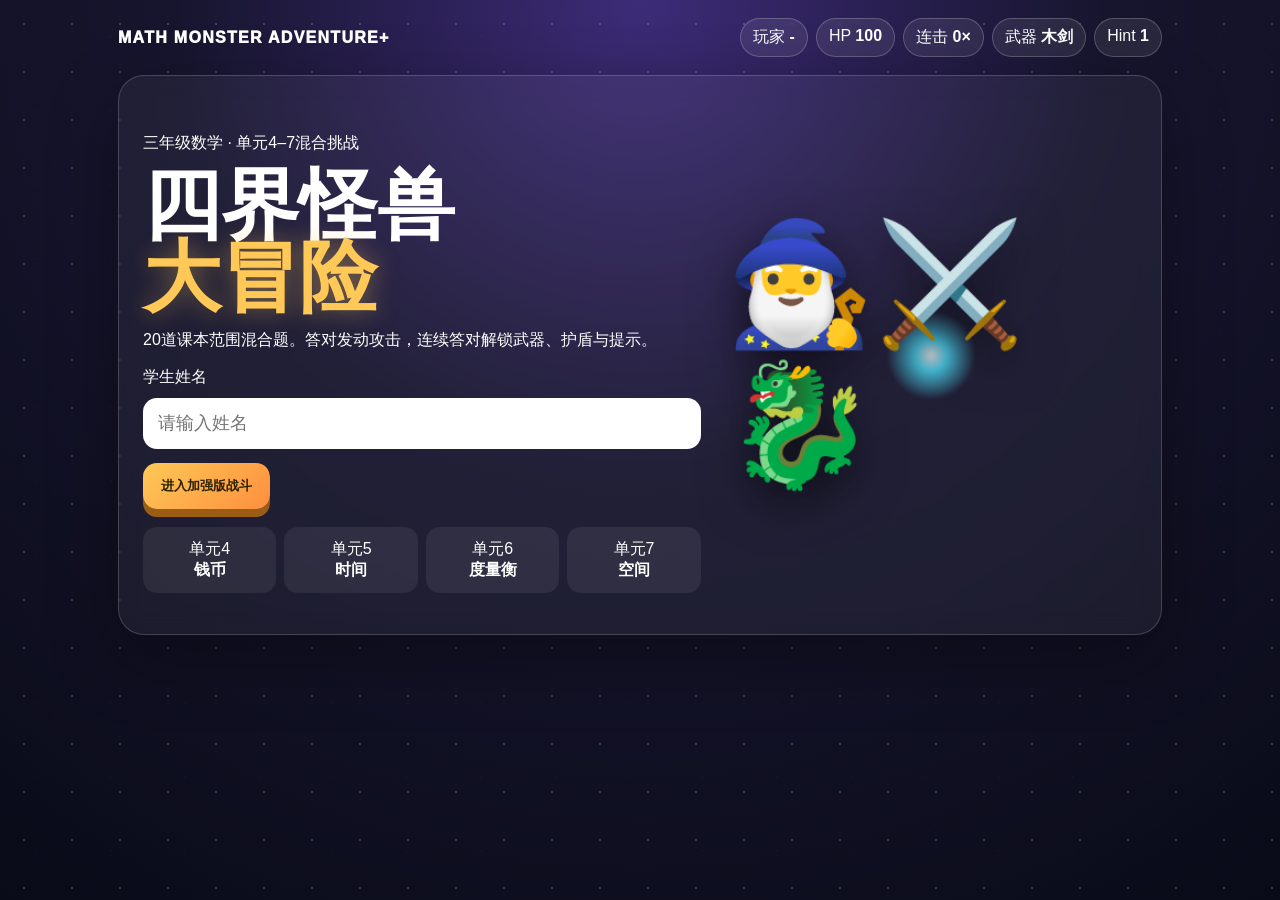
<file: math-monster-grade3/index.html>
<!doctype html>
<html lang="zh-CN">
<head>
<meta charset="UTF-8">
<meta name="viewport" content="width=device-width,initial-scale=1">
<title>Math Monster Adventure Plus</title>
<style>
:root{--ink:#172033;--panel:#fff;--accent:#7c5cff;--ok:#1f9d67;--bad:#d64545;--gold:#ffc857;--cyan:#4fe3ff}*{box-sizing:border-box}body{margin:0;font-family:Inter,"Noto Sans SC",Arial,sans-serif;background:radial-gradient(circle at top,#3d2b78 0,#17152e 42%,#090b18 100%);color:#fff;min-height:100vh;overflow-x:hidden}.stars,.stars:before,.stars:after{content:"";position:fixed;inset:0;pointer-events:none;background-image:radial-gradient(#fff 1px,transparent 1px);background-size:48px 48px;opacity:.18;animation:drift 25s linear infinite}.stars:before{background-size:74px 74px;opacity:.12;animation-duration:38s}.stars:after{background-size:110px 110px;opacity:.08;animation-duration:55s}@keyframes drift{to{transform:translateY(80px)}}.app{max-width:1080px;margin:auto;padding:18px;position:relative;z-index:1}.top{display:flex;gap:12px;align-items:center;justify-content:space-between;flex-wrap:wrap}.brand{font-weight:950;letter-spacing:.08em}.hud{display:flex;gap:8px;flex-wrap:wrap}.chip{background:#ffffff15;border:1px solid #ffffff35;border-radius:999px;padding:8px 12px;backdrop-filter:blur(8px)}.screen{background:#ffffff0d;border:1px solid #ffffff2d;border-radius:26px;padding:24px;margin-top:18px;backdrop-filter:blur(12px);box-shadow:0 24px 70px #0005}.hidden{display:none!important}.start{display:grid;grid-template-columns:1.15fr .85fr;gap:24px;align-items:center;min-height:560px}.start h1{font-size:clamp(42px,7vw,78px);line-height:.92;margin:.2em 0;text-transform:uppercase}.start h1 em{font-style:normal;color:var(--gold);text-shadow:0 0 24px #ffc85766}.start p{max-width:620px}.start input{width:100%;padding:15px;border:0;border-radius:14px;font-size:18px;margin:10px 0 14px}.primary,.answer,.tool{border:0;border-radius:14px;padding:14px 18px;font-weight:850;cursor:pointer;transition:.2s}.primary{background:linear-gradient(135deg,var(--gold),#ff8f3d);color:#2a2100;box-shadow:0 8px 0 #9b5d14}.primary:active{transform:translateY(4px);box-shadow:0 4px 0 #9b5d14}.hero-art{position:relative;min-height:340px;display:grid;place-items:center}.hero{font-size:120px;filter:drop-shadow(0 16px 24px #0009);animation:float 2.4s ease-in-out infinite}.orb{position:absolute;width:90px;height:90px;border-radius:50%;background:radial-gradient(circle,#fff,var(--cyan) 25%,transparent 70%);filter:blur(1px);opacity:.8;animation:orbit 5s linear infinite}@keyframes orbit{to{transform:rotate(360deg) translateX(130px) rotate(-360deg)}}@keyframes float{50%{transform:translateY(-12px)}}.quest-strip{display:grid;grid-template-columns:repeat(4,1fr);gap:8px;margin-top:18px}.quest-strip div{background:#ffffff12;padding:12px;border-radius:14px;text-align:center}.map{display:flex;gap:8px;align-items:center;margin-bottom:14px}.node{width:38px;height:38px;border-radius:50%;display:grid;place-items:center;background:#ffffff20;border:2px solid #ffffff25;font-weight:900}.node.active{background:var(--gold);color:#211700;box-shadow:0 0 20px #ffc857}.node.done{background:var(--ok)}.line{height:5px;flex:1;background:#ffffff25;border-radius:9px;overflow:hidden}.line i{display:block;height:100%;background:linear-gradient(90deg,var(--cyan),var(--gold));width:0}.arena{display:grid;grid-template-columns:1fr auto 1fr;align-items:end;gap:18px;min-height:280px;position:relative;overflow:hidden;border-radius:20px;background:linear-gradient(#1a275680,#6b356b50),linear-gradient(to top,#14202f 0 26%,transparent 26%)}.arena:before{content:"";position:absolute;left:0;right:0;bottom:24%;height:3px;background:#ffffff30}.fighter{text-align:center;position:relative;z-index:2}.fighter b{display:inline-block;background:#11182ecc;border:1px solid #ffffff2f;border-radius:999px;padding:6px 12px}.avatar{font-size:100px;transition:.25s;filter:drop-shadow(0 12px 18px #0008)}.attack .avatar{animation:slash .45s}.enemy.attack .avatar{animation:enemySlash .45s}.hit .avatar{animation:shake .45s}.damage{position:absolute;top:30%;left:50%;transform:translateX(-50%);font-weight:950;font-size:34px;color:#fff;text-shadow:0 3px 0 #b51717;animation:pop .7s forwards}.loot{position:absolute;left:50%;top:18%;transform:translateX(-50%);background:#11182eee;border:1px solid #ffffff35;padding:12px 16px;border-radius:16px;font-weight:900;z-index:4;animation:pop .9s forwards}@keyframes slash{50%{transform:translateX(90px) rotate(-16deg) scale(1.12)}}@keyframes enemySlash{50%{transform:translateX(-90px) rotate(16deg) scale(1.12)}}@keyframes shake{20%,60%{transform:translateX(-12px)}40%,80%{transform:translateX(12px)}}@keyframes pop{0%{opacity:0;transform:translate(-50%,20px) scale(.7)}40%{opacity:1;transform:translate(-50%,0) scale(1.15)}100%{opacity:0;transform:translate(-50%,-22px) scale(1)}}.bar{height:13px;background:#0007;border-radius:99px;overflow:hidden;margin-top:8px}.bar i{display:block;height:100%;background:linear-gradient(90deg,#24d17e,#89ffb9);width:100%;transition:.3s}.enemy .bar i{background:linear-gradient(90deg,#ff466a,#ff9c54)}.vs{font-weight:950;font-size:30px;align-self:center}.card{background:var(--panel);color:var(--ink);border-radius:22px;padding:22px;margin-top:16px}.meta{display:flex;justify-content:space-between;gap:12px}.question{font-size:24px;font-weight:850;line-height:1.45;margin:16px 0}.answers{display:grid;grid-template-columns:1fr 1fr;gap:10px}.answer{background:#eef0f7;color:var(--ink);text-align:left}.answer:hover{transform:translateY(-2px);outline:3px solid #7c5cff44}.answer.correct{background:#dff6ec}.answer.wrong{background:#ffe2e2}.tools{display:flex;gap:8px;flex-wrap:wrap;margin:14px 0}.tool{background:#2b3150;color:#fff}.tool:disabled{opacity:.45;cursor:not-allowed}.feedback{margin-top:14px;padding:14px;border-radius:14px;background:#f4f5fa}.feedback strong{display:block;margin-bottom:6px}.weapon-panel{display:flex;gap:10px;flex-wrap:wrap;margin:12px 0}.weapon-card{background:#ffffff12;border:1px solid #ffffff25;border-radius:14px;padding:10px 14px}.review-item{background:#fff;color:var(--ink);border-radius:16px;padding:16px;margin:12px 0}.review-item pre{white-space:pre-wrap;background:#f2f3f7;padding:12px;border-radius:12px}.stats{display:grid;grid-template-columns:repeat(4,1fr);gap:10px}.stat{background:#ffffff16;padding:14px;border-radius:14px;text-align:center}.stat b{font-size:28px;display:block}.rank{font-size:54px;font-weight:950;color:var(--gold);text-align:center;margin:18px 0}.boss-banner{text-align:center;font-weight:950;letter-spacing:.18em;color:var(--gold);margin-bottom:10px}.combo-flash{position:absolute;top:12px;left:50%;transform:translateX(-50%);font-size:34px;font-weight:950;color:var(--gold);text-shadow:0 0 18px #ffc857;z-index:4}@media(max-width:760px){.start{grid-template-columns:1fr}.hero-art{min-height:220px}.hero{font-size:80px}.arena{min-height:210px}.avatar{font-size:68px}.answers{grid-template-columns:1fr}.stats,.quest-strip{grid-template-columns:1fr 1fr}.top{align-items:flex-start}}
</style>
</head>
<body>
<div class="stars"></div>
<main class="app">
<div class="top"><div class="brand">MATH MONSTER ADVENTURE+</div><div class="hud"><span class="chip">玩家 <b id="hudName">-</b></span><span class="chip">HP <b id="hudHp">100</b></span><span class="chip">连击 <b id="hudCombo">0×</b></span><span class="chip">武器 <b id="hudWeapon">木剑</b></span><span class="chip">Hint <b id="hudHint">1</b></span></div></div>
<section id="start" class="screen start"><div><p>三年级数学 · 单元4–7混合挑战</p><h1>四界怪兽<br><em>大冒险</em></h1><p>20道课本范围混合题。答对发动攻击，连续答对解锁武器、护盾与提示。</p><label>学生姓名<input id="name" maxlength="24" placeholder="请输入姓名"></label><button id="startBtn" class="primary">进入加强版战斗</button><div class="quest-strip"><div>单元4<br><b>钱币</b></div><div>单元5<br><b>时间</b></div><div>单元6<br><b>度量衡</b></div><div>单元7<br><b>空间</b></div></div></div><div class="hero-art"><div class="orb"></div><div class="hero">🧙‍♂️⚔️🐉</div></div></section>
<section id="game" class="screen hidden"><div id="bossBanner" class="boss-banner hidden">BOSS BATTLE</div><div id="map" class="map"></div><div class="weapon-panel"><div class="weapon-card">当前武器：<b id="weaponCard">木剑</b></div><div class="weapon-card">护盾：<b id="shieldCard">0</b></div><div class="weapon-card">金币：<b id="coinCard">0</b></div></div><div class="arena" id="arena"><div id="player" class="fighter"><b id="playerName">Hero</b><div class="avatar">🧙‍♂️</div><div class="bar"><i id="playerHp"></i></div></div><div class="vs">VS</div><div id="enemy" class="fighter enemy"><b id="enemyName">Monster</b><div id="enemyAvatar" class="avatar">👹</div><div class="bar"><i id="enemyHp"></i></div></div></div><section class="card"><div class="meta"><span>混合挑战</span><span id="counter"></span></div><div id="question" class="question"></div><div class="tools"><button id="hintBtn" class="tool">使用武器 Hint</button><button id="shieldBtn" class="tool">启用护盾</button></div><div id="hint" class="feedback hidden"></div><div id="answers" class="answers"></div><div id="feedback" class="feedback hidden"></div><button id="nextBtn" class="primary hidden" style="margin-top:12px">继续前进</button></section></section>
<section id="result" class="screen hidden"><div id="rank" class="rank"></div><h2>任务完成</h2><p><b id="resultName"></b>，你已经完成单元4–7混合挑战。</p><div class="stats"><div class="stat"><b id="score"></b>正确</div><div class="stat"><b id="accuracy"></b>正确率</div><div class="stat"><b id="combo"></b>最高连击</div><div class="stat"><b id="weapon"></b>最终武器</div></div><h3>错题订正</h3><div id="review"></div><button id="restart" class="primary">再玩一次</button></section>
</main>
<script>
const qs=[
{c:'钱币',q:'电钢琴售价 RM3 578，运输费 RM315.50。共须付多少钱？',a:['RM3 793.50','RM3 883.50','RM3 893.50','RM3 993.50'],k:2,h:['把 RM3 578 写成 RM3 578.00。','小数点必须排整齐。'],w:'RM3 578.00 + RM315.50 = RM3 893.50'},
{c:'时间',q:'8分钟等于多少秒？',a:['80秒','240秒','420秒','480秒'],k:3,h:['1分钟 = 60秒。','用 8 × 60。'],w:'8 × 60秒 = 480秒'},
{c:'空间',q:'一个立体有2个相同三角形底面和3个长方形侧面。它是什么？',a:['正方体','长方体','三角棱柱体','圆柱体'],k:2,h:['先看两个底面的形状。','两个底面都是三角形。'],w:'两个底面都是三角形，所以是三角棱柱体。'},
{c:'质量',q:'6 kg 20 g − 4 kg 820 g = ?',a:['1 kg 100 g','1 kg 200 g','2 kg 200 g','2 kg 800 g'],k:1,h:['20 g 不够减。','借 1 kg = 1 000 g。'],w:'6 kg 20 g = 5 kg 1 020 g；5 kg 1 020 g − 4 kg 820 g = 1 kg 200 g'},
{c:'钱币',q:'RM700 − RM378.80 = ?',a:['RM311.20','RM321.20','RM331.20','RM421.20'],k:1,h:['先写成 RM700.00。','小数点上下对齐。'],w:'RM700.00 − RM378.80 = RM321.20'},
{c:'时间',q:'2小时5分钟 + 1小时52分钟 = ?',a:['3小时47分钟','3小时57分钟','4小时7分钟','4小时57分钟'],k:1,h:['小时对小时。','分钟对分钟。'],w:'2小时5分钟 + 1小时52分钟 = 3小时57分钟'},
{c:'长度',q:'3 m 45 cm + 2 m 78 cm = ?',a:['5 m 113 cm','6 m 13 cm','6 m 23 cm','7 m 13 cm'],k:2,h:['先算厘米。','123 cm = 1 m 23 cm。'],w:'5 m 123 cm = 6 m 23 cm'},
{c:'空间',q:'哪一个说法正确？',a:['棱柱体只有一个底面','棱柱体一定有曲面','棱柱体两个底面形状和大小相同','棱柱体没有顶点'],k:2,h:['棱柱体有两个底面。','两个底面互相平行且相同。'],w:'正确：棱柱体两个底面形状和大小相同。'},
{c:'钱币',q:'自行车 RM360；头盔 RM72，减价 RM7.20。共须付多少钱？',a:['RM417.20','RM424.80','RM432.00','RM439.20'],k:1,h:['先求头盔现价。','再加上自行车价格。'],w:'RM72.00−RM7.20=RM64.80；RM360+RM64.80=RM424.80'},
{c:'时间',q:'2小时36分钟 − 1小时15分钟 = ?',a:['1小时11分钟','1小时21分钟','1小时31分钟','1小时51分钟'],k:1,h:['分钟够减。','分别减小时与分钟。'],w:'2小时36分钟 − 1小时15分钟 = 1小时21分钟'},
{c:'液体体积',q:'5 ℓ 250 mℓ + 2 ℓ 875 mℓ = ?',a:['7 ℓ 125 mℓ','7 ℓ 1 125 mℓ','8 ℓ 25 mℓ','8 ℓ 125 mℓ'],k:3,h:['先算 mℓ。','1 000 mℓ = 1 ℓ。'],w:'7 ℓ 1 125 mℓ = 8 ℓ 125 mℓ'},
{c:'钱币',q:'RM5 086 + RM1 523 + □ = RM8 769。□是多少？',a:['RM1 160','RM2 060','RM2 160','RM3 660'],k:2,h:['先算已有的钱。','总额减已有的钱。'],w:'RM5 086+RM1 523=RM6 609；RM8 769−RM6 609=RM2 160'},
{c:'空间',q:'图形沿一条线对折后，两边完全重合。这条线叫什么？',a:['边','对称轴','底面','棱'],k:1,h:['关键词：对折。','两边完全重合。'],w:'这条线叫对称轴。'},
{c:'时间',q:'制作1件手工作品用1小时25分钟。制作4件要多久？',a:['4小时40分钟','5小时','5小时20分钟','5小时40分钟'],k:3,h:['25分钟 × 4 = 100分钟。','100分钟 = 1小时40分钟。'],w:'1小时25分钟×4=4小时100分钟=5小时40分钟'},
{c:'长度',q:'8 m 40 cm 的彩带平均剪成4段，每段多长？',a:['1 m 10 cm','2 m 10 cm','2 m 40 cm','4 m 20 cm'],k:1,h:['先换成840 cm。','840 ÷ 4。'],w:'840 cm ÷ 4 = 210 cm = 2 m 10 cm'},
{c:'钱币',q:'6把风扇，每把 RM179.20。付款 RM1 100，应找回多少？',a:['RM14.80','RM24.80','RM25.20','RM75.20'],k:1,h:['先算6把总价。','再用付款减总价。'],w:'RM179.20×6=RM1 075.20；RM1 100−RM1 075.20=RM24.80'},
{c:'质量',q:'8 kg 400 g 平均分成4袋，每袋多重？',a:['2 kg 10 g','2 kg 100 g','2 kg 400 g','4 kg 200 g'],k:1,h:['换成8 400 g。','8 400 ÷ 4。'],w:'8 400 g ÷ 4 = 2 100 g = 2 kg 100 g'},
{c:'时间',q:'限时30秒，获得5秒加时，已经用了14秒。还剩多少秒？',a:['11秒','19秒','21秒','49秒'],k:2,h:['先加时。','再减去已用时间。'],w:'30+5−14=21秒'},
{c:'空间',q:'一个三角棱柱体有多少个顶点？',a:['3个','5个','6个','8个'],k:2,h:['每个三角形有3个顶点。','共有两个三角形底面。'],w:'3+3=6个顶点'},
{c:'时间',q:'活动2小时35分钟，整理45分钟，报告1小时20分钟。共多久？',a:['3小时40分钟','4小时','4小时40分钟','5小时40分钟'],k:2,h:['先加分钟：35+45+20。','100分钟 = 1小时40分钟。'],w:'2小时35分+45分+1小时20分=3小时100分=4小时40分'}];
const monsters=[['钱币盗贼','🦹'],['时钟巨兽','⏰'],['度量石魔','🗿'],['棱柱龙王','🐉']];let i=0,hp=100,correct=0,combo=0,best=0,hints=1,weapon='木剑',wrong=[],locked=false,name='Student',coins=0,shield=0,shieldReady=false,hintLevel=0;const $=x=>document.getElementById(x);
function map(){let s='';for(let n=0;n<4;n++){s+=`<div class="node ${n<Math.floor(i/5)?'done':n===Math.floor(i/5)?'active':''}">${n+1}</div>`;if(n<3)s+=`<div class="line"><i style="width:${n<Math.floor(i/5)?100:0}%"></i></div>`}$('map').innerHTML=s}
function fx(text,type='damage'){const d=document.createElement('div');d.className=type;d.textContent=text;$('arena').appendChild(d);setTimeout(()=>d.remove(),900)}
function beep(ok){try{const C=window.AudioContext||window.webkitAudioContext,c=new C(),o=c.createOscillator(),g=c.createGain();o.frequency.value=ok?760:150;if(ok)o.frequency.exponentialRampToValueAtTime(1150,c.currentTime+.18);g.gain.value=.08;o.connect(g);g.connect(c.destination);o.start();g.gain.exponentialRampToValueAtTime(.001,c.currentTime+.28);o.stop(c.currentTime+.3)}catch(e){}}
function upgrade(){let old=weapon;if(correct>=15){weapon='星耀剑';hintLevel=2}else if(correct>=10){weapon='黄金剑';hintLevel=1}else if(correct>=5){weapon='铁剑'}if(old!==weapon){hints++;fx('获得 '+weapon+' · Hint +1','loot')}if(combo>0&&combo%4===0){shield++;coins+=30;fx('宝箱：护盾 +1 · 金币 +30','loot')}}
function render(){locked=false;shieldReady=false;map();const q=qs[i],m=monsters[Math.floor(i/5)];$('counter').textContent=`${i+1} / ${qs.length}`;$('question').textContent=q.q;$('enemyName').textContent=m[0];$('enemyAvatar').textContent=m[1];$('answers').innerHTML='';q.a.forEach((x,n)=>{const b=document.createElement('button');b.className='answer';b.textContent=`${String.fromCharCode(65+n)}. ${x}`;b.addEventListener('click',()=>answer(n,b));$('answers').appendChild(b)});$('feedback').classList.add('hidden');$('hint').classList.add('hidden');$('nextBtn').classList.add('hidden');$('bossBanner').classList.toggle('hidden',i%5!==4);updateHud();$('playerHp').style.width=hp+'%';$('enemyHp').style.width=((5-(i%5))/5*100)+'%'}
function updateHud(){$('hudHp').textContent=hp;$('hudCombo').textContent=combo+'×';$('hudHint').textContent=hints;$('hudWeapon').textContent=weapon;$('weaponCard').textContent=weapon;$('shieldCard').textContent=shield;$('coinCard').textContent=coins;$('shieldBtn').disabled=shield<1||locked;$('hintBtn').disabled=hints<1||locked}
function answer(n,b){if(locked)return;locked=true;const q=qs[i],ok=n===q.k;[...$('answers').children].forEach((x,j)=>{if(j===q.k)x.classList.add('correct');x.disabled=true});beep(ok);if(ok){correct++;combo++;best=Math.max(best,combo);coins+=10+(combo>=3?10:0);$('player').classList.add('attack');$('enemy').classList.add('hit');fx(combo>=3?`COMBO ${combo}× · -40`:'-25');$('feedback').innerHTML=`<strong>${combo>=3?'连击暴击！':'答对！怪兽受到攻击。'}</strong>${q.w}`}else{combo=0;b.classList.add('wrong');if(shieldReady){shieldReady=false;fx('护盾挡下攻击','loot')}else{hp=Math.max(0,hp-15);$('enemy').classList.add('attack');$('player').classList.add('hit');fx('-15 HP')}wrong.push({...q,y:q.a[n]});$('feedback').innerHTML=`<strong>答错。正确答案：${q.a[q.k]}</strong>${q.w}`}upgrade();updateHud();$('feedback').classList.remove('hidden');$('nextBtn').classList.remove('hidden');setTimeout(()=>{$('player').classList.remove('attack','hit');$('enemy').classList.remove('attack','hit')},500)}
$('hintBtn').addEventListener('click',()=>{if(hints<1||locked)return;const q=qs[i],level=Math.min(hintLevel,q.h.length-1);$('hint').innerHTML=`<strong>${weapon} 提示</strong>${q.h[level]}`;$('hint').classList.remove('hidden');hints--;updateHud()});$('shieldBtn').addEventListener('click',()=>{if(shield<1||locked)return;shield--;shieldReady=true;$('shieldBtn').textContent='护盾已启动';updateHud();fx('护盾启动','loot')});$('nextBtn').addEventListener('click',()=>{i++;$('shieldBtn').textContent='启用护盾';if(i<qs.length)render();else finish()});
function finish(){$('game').classList.add('hidden');$('result').classList.remove('hidden');$('resultName').textContent=name;$('score').textContent=`${correct}/${qs.length}`;$('accuracy').textContent=Math.round(correct/qs.length*100)+'%';$('combo').textContent=best+'×';$('weapon').textContent=weapon;const p=correct/qs.length;$('rank').textContent=p===1?'SSS PERFECT':p>=.85?'S RANK':p>=.7?'A RANK':p>=.5?'B RANK':'RETRY';$('review').innerHTML=wrong.length?wrong.map((q,n)=>`<div class="review-item"><b>错题 ${n+1}｜${q.c}</b><p>${q.q}</p><p>你的答案：${q.y}</p><p>正确答案：${q.a[q.k]}</p><pre>${q.w}</pre><p><b>订正提醒：</b>${q.h[0]}</p></div>`).join(''):'<p>全部正确，没有错题。</p>'}
$('startBtn').addEventListener('click',()=>{name=$('name').value.trim()||'Student';$('hudName').textContent=name;$('playerName').textContent=name;$('start').classList.add('hidden');$('game').classList.remove('hidden');render()});$('restart').addEventListener('click',()=>location.reload());
</script>
</body>
</html>
</file>
